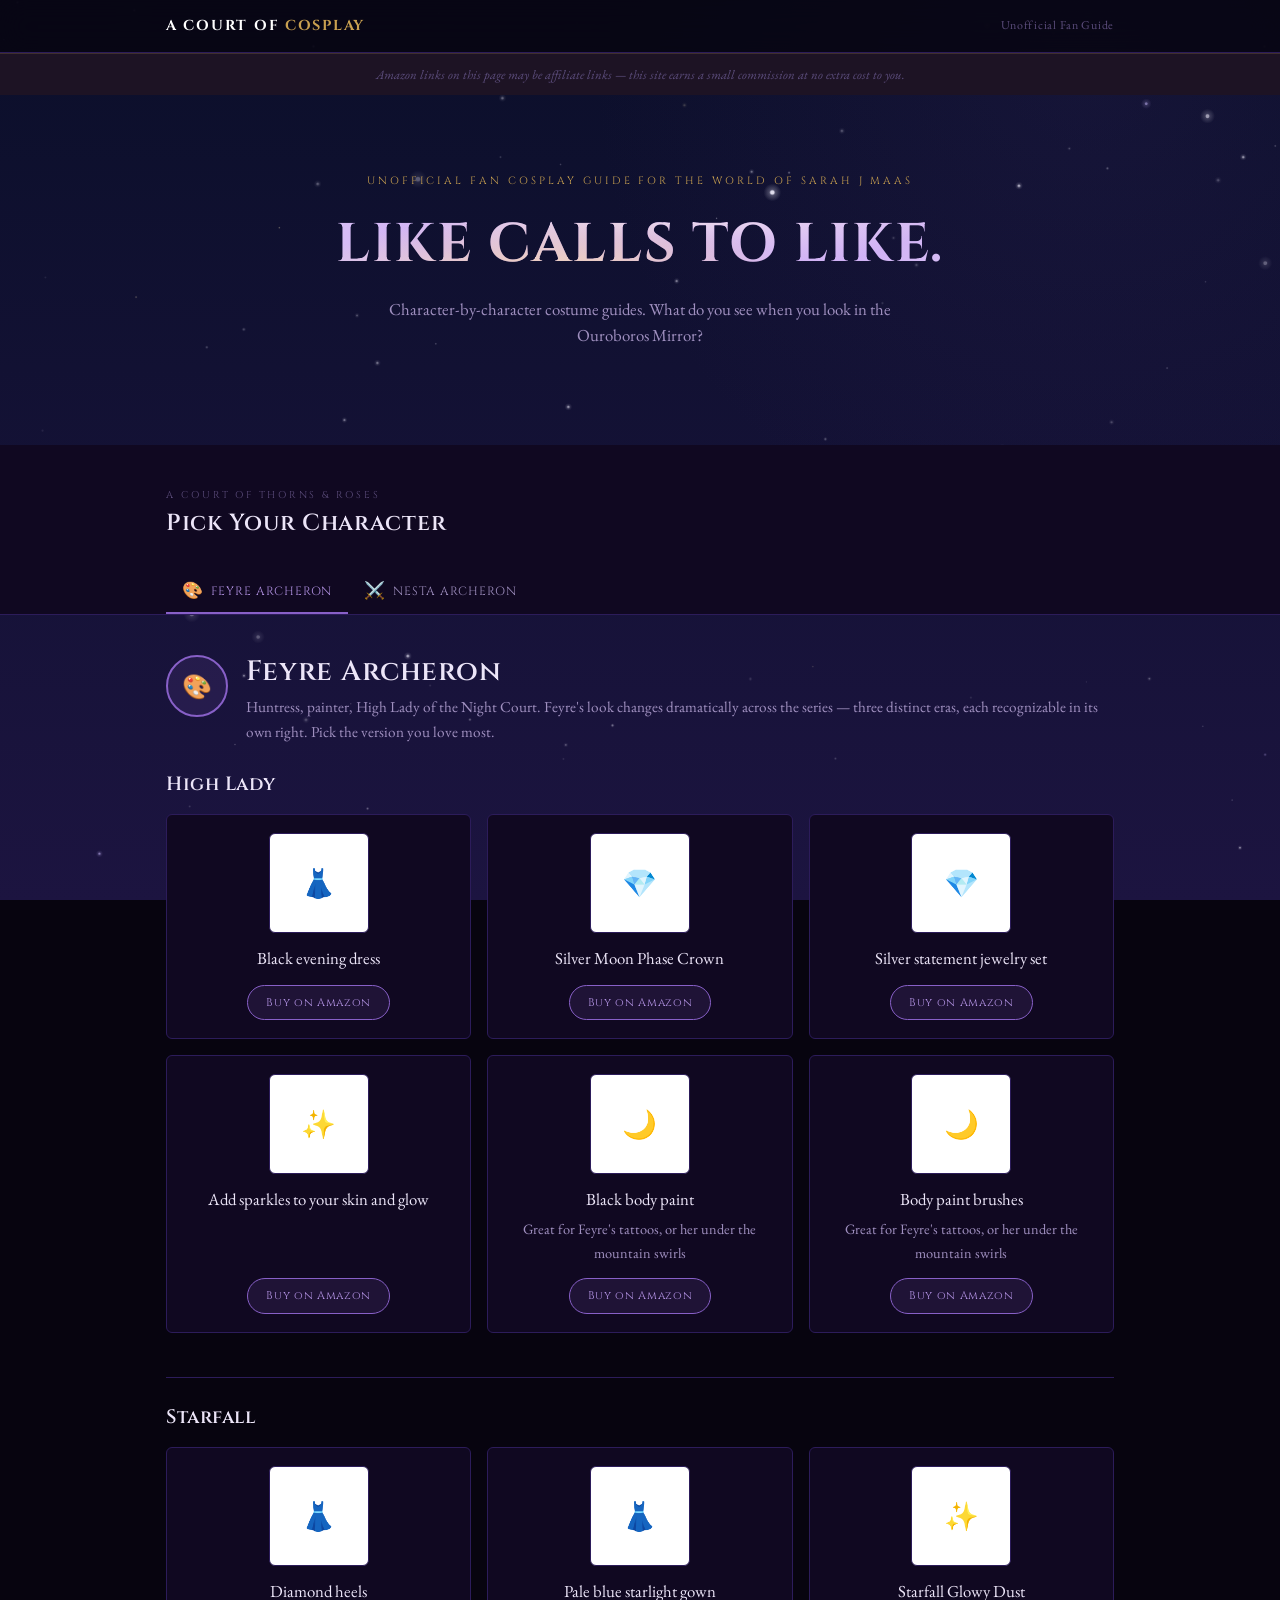
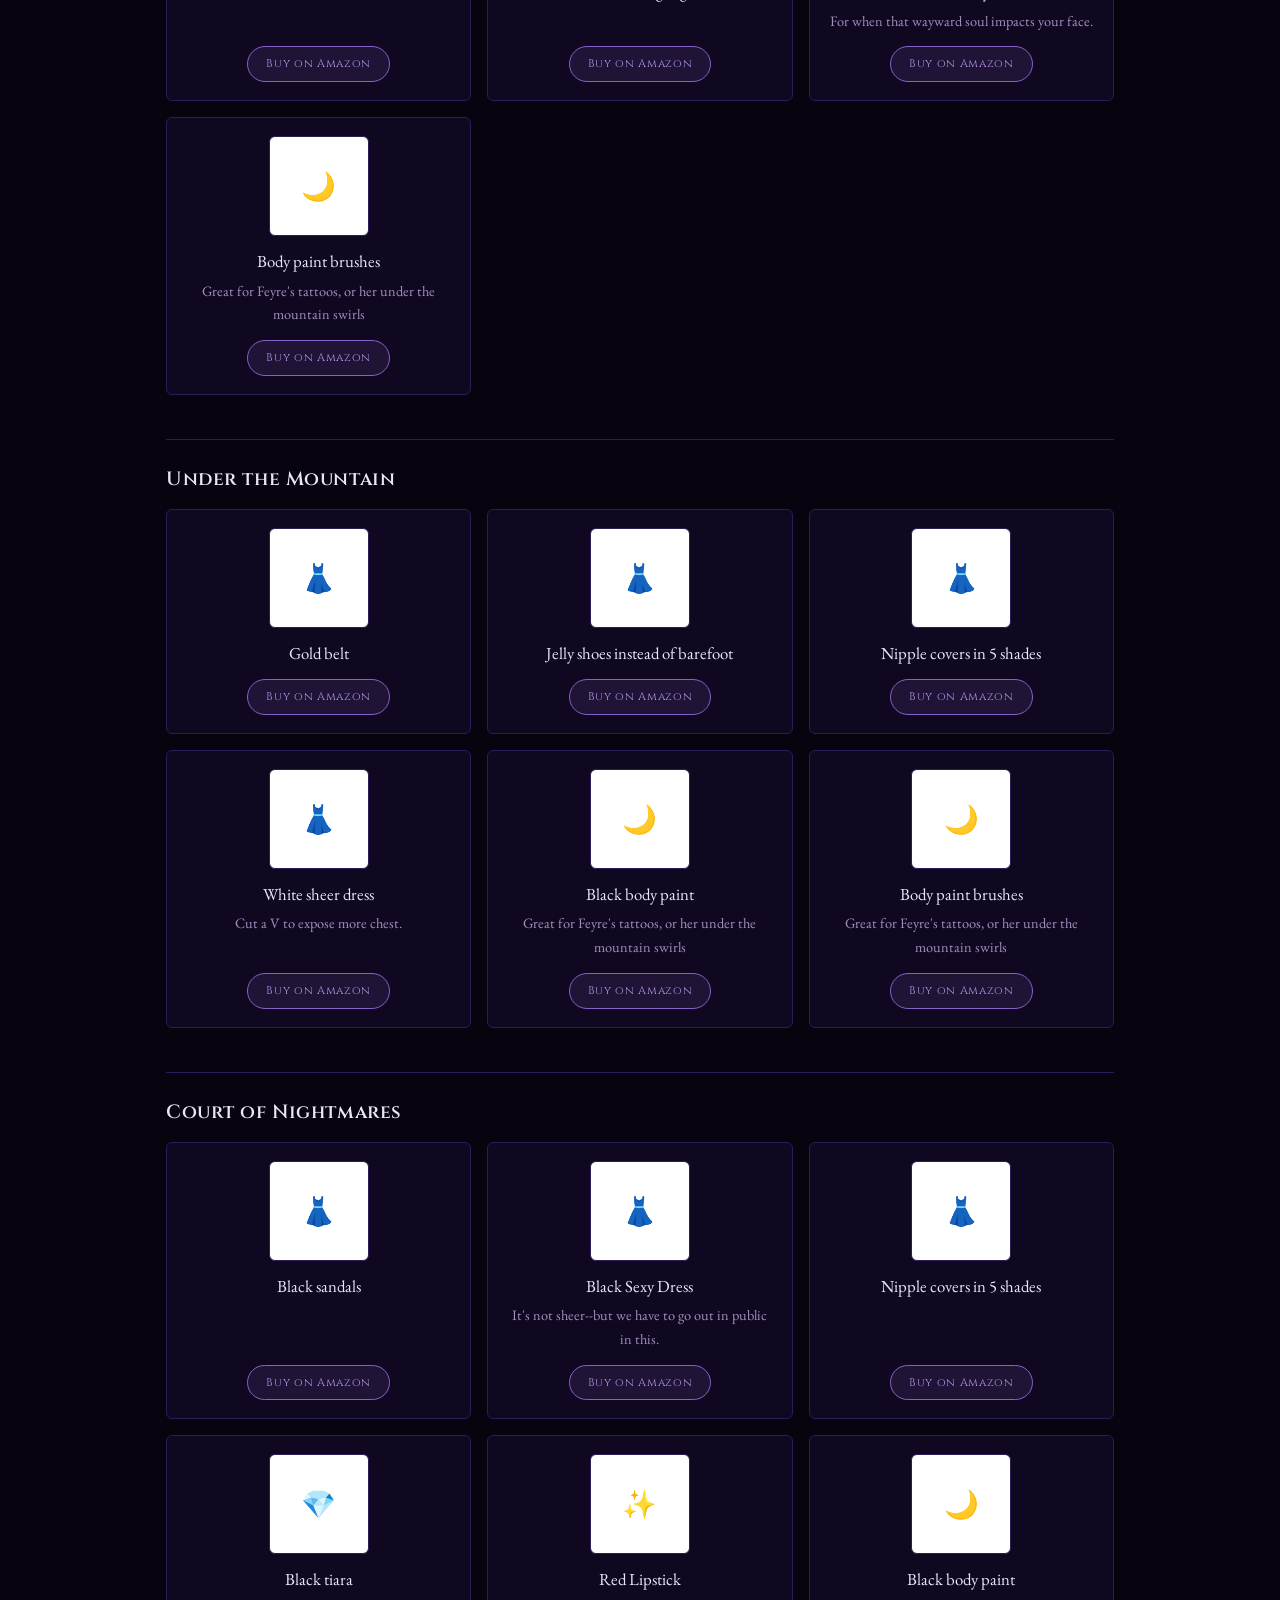
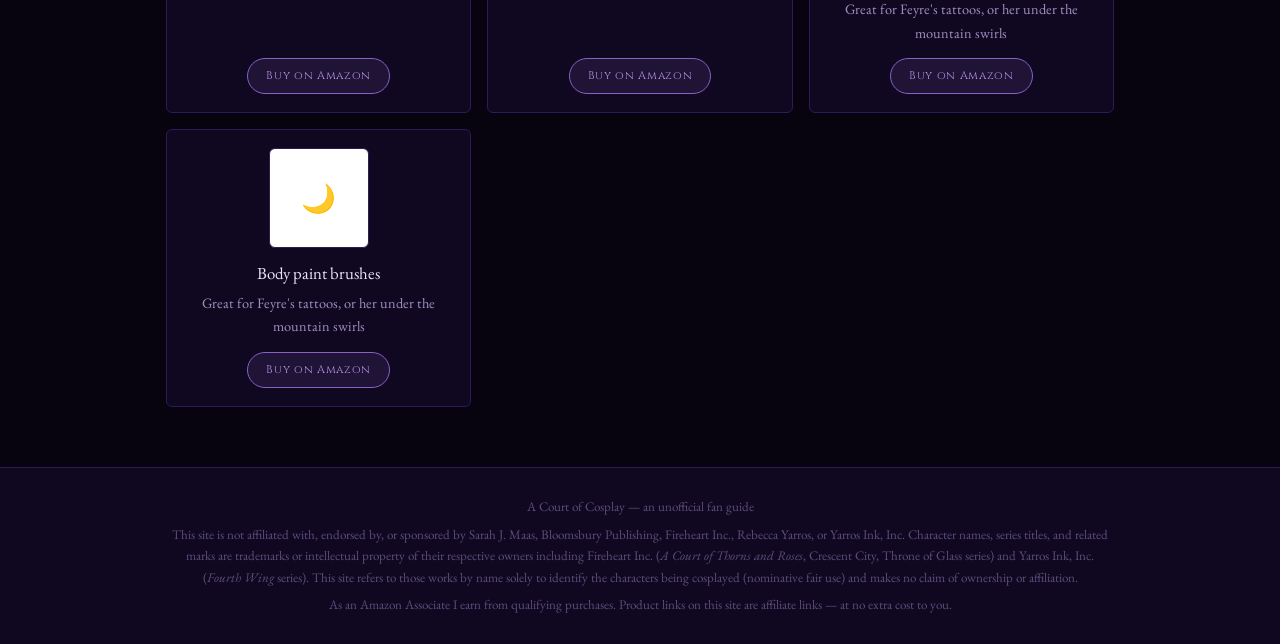
<file: index.html>
<!DOCTYPE html>
<html lang="en" data-theme="dark">
<head>
<meta charset="utf-8">
<meta name="viewport" content="width=device-width, initial-scale=1">
<title>A Court of Cosplay</title>
<link rel="icon" href="data:image/svg+xml,<svg xmlns=%22http://www.w3.org/2000/svg%22 viewBox=%220 0 100 100%22><text y=%22.9em%22 font-size=%2290%22>🌙</text></svg>">
<link rel="stylesheet" href="https://fonts.googleapis.com/css2?family=Cinzel:wght@400;600;700&family=EB+Garamond:ital,opsz,wght@0,6..144,400;0,6..144,500;1,6..144,400&display=swap">
<!-- Google tag (gtag.js) -->
<script async src="https://www.googletagmanager.com/gtag/js?id=G-ZJJSM50YCY"></script>
<script>
  window.dataLayer = window.dataLayer || [];
  function gtag(){dataLayer.push(arguments);}
  gtag('js', new Date());
  // send_page_view: false — we fire all pageviews manually for SPA accuracy
  gtag('config', 'G-ZJJSM50YCY', { send_page_view: false });
</script>
<link rel="stylesheet" href="starfall-sky.css">

<style>
/* ============================================================
   A Court of Cosplay
   Layout: full-width bands with .inner gutter wrappers
   Dark-first: Night Court starscape
   ============================================================ */
:root {
  --bg:           #07040f;
  --surface:      #100821;
  --card:         #17103a;
  --card-hover:   #1e1548;
  --border:       #2c1c5a;
  --border-hi:    #3e2b7c;
  --fg:           #ece5f8;
  --fg-muted:     #a090c0;
  --fg-dim:       #5c4d7c;
  --night:        #8860c8;
  --night-soft:   #b090e0;
  --night-bg:     rgba(136,96,200,0.12);
  --spring:       #5a8c5e;
  --spring-soft:  #86b888;
  --spring-bg:    rgba(90,140,94,0.12);
  --autumn:       #c87040;
  --autumn-soft:  #e09060;
  --autumn-bg:    rgba(200,112,64,0.12);
  --rose:         #c45070;
  --rose-bg:      rgba(196,80,112,0.12);
  --gold:         #c8a050;
  --gold-soft:    #e0c070;
  --gold-bg:      rgba(200,160,80,0.12);
  --silver:       #90a8c0;
  --cc:           #4070c8;
  --cc-soft:      #80a0e8;
  --cc-bg:        rgba(64,112,200,0.12);
  --tog:          #c87030;
  --tog-soft:     #e09050;
  --tog-bg:       rgba(200,112,48,0.12);
  --fw:           #b03030;
  --fw-soft:      #d05050;
  --fw-bg:        rgba(176,48,48,0.12);
  --shadow-sm:    0 1px 4px rgba(0,0,0,0.5);
  --shadow-md:    0 4px 16px rgba(0,0,0,0.55);
  color-scheme: dark;
}

*, *::before, *::after { box-sizing: border-box; }

body {
  margin: 0;
  background: var(--bg);
  color: var(--fg);
  font-family: 'EB Garamond', Georgia, 'Times New Roman', serif;
  font-size: 18px;
  line-height: 1.65;
  padding-block: 0;
}

img { max-width: 100%; }

h1, h2, h3, h4 {
  font-family: 'Cinzel', 'Times New Roman', serif;
  font-weight: 600;
  text-wrap: balance;
  line-height: 1.2;
  letter-spacing: 0.03em;
  margin: 0;
}

p { margin: 0; }
a { color: var(--night-soft); text-decoration: none; }
a:hover { color: var(--fg); }

.inner {
  max-width: 980px;
  margin: 0 auto;
  padding-left: max(16px, env(safe-area-inset-left, 0px));
  padding-right: max(16px, env(safe-area-inset-right, 0px));
}

/* ---- Site header ---- */
.site-header {
  position: sticky;
  top: 0;
  z-index: 100;
  background: color-mix(in srgb, var(--bg) 80%, transparent);
  backdrop-filter: blur(14px);
  -webkit-backdrop-filter: blur(14px);
  border-bottom: 1px solid var(--border);
}

.site-header .inner {
  display: flex;
  align-items: center;
  justify-content: space-between;
  gap: 12px;
  padding-block: 14px;
}

.site-logo {
  font-family: 'Cinzel', serif;
  font-size: 0.9rem;
  font-weight: 700;
  letter-spacing: 0.12em;
  color: var(--fg);
  text-transform: uppercase;
}

.site-logo .logo-accent { color: var(--night-soft); }

.header-right {
  display: flex;
  align-items: center;
  gap: 12px;
}

.header-series {
  font-size: 0.75rem;
  color: var(--fg-dim);
  letter-spacing: 0.06em;
  display: none;
}

@media (min-width: 480px) { .header-series { display: block; } }

/* ---- Hero ---- */
.hero {
  position: relative;
  background: transparent;
  overflow: hidden;
  padding: 0;
}

.hero .inner {
  position: relative;
  text-align: center;
  padding-block: 68px 60px;
}

.hero-eyebrow {
  display: inline-block;
  font-family: 'Cinzel', serif;
  font-size: 0.66rem;
  letter-spacing: 0.28em;
  text-transform: uppercase;
  color: var(--gold);
  margin-bottom: 22px;
}

.hero h1 {
  font-size: clamp(1.9rem, 5vw, 3.4rem);
  margin-bottom: 18px;
  font-weight: 700;
}

.hero h1 em {
  font-style: italic;
  color: var(--night-soft);
}

.hero-sub {
  font-size: 1.05rem;
  color: var(--fg-muted);
  max-width: 520px;
  margin: 0 auto 36px;
  line-height: 1.6;
}

.court-badges {
  display: flex;
  justify-content: center;
  flex-wrap: wrap;
  gap: 8px;
}

.court-badge {
  padding: 4px 14px;
  border-radius: 20px;
  font-family: 'Cinzel', serif;
  font-size: 0.68rem;
  letter-spacing: 0.1em;
  text-transform: uppercase;
  border: 1px solid;
}

.cb-night  { color: var(--night-soft);  border-color: var(--night);  background: var(--night-bg); }
.cb-spring { color: var(--spring-soft); border-color: var(--spring); background: var(--spring-bg); }
.cb-autumn { color: var(--autumn-soft); border-color: var(--autumn); background: var(--autumn-bg); }
.cb-gold   { color: var(--gold-soft);   border-color: var(--gold);   background: var(--gold-bg); }

/* ---- Affiliate note ---- */
.aff-bar {
  background: color-mix(in srgb, var(--gold) 7%, var(--surface));
  border-top: 1px solid color-mix(in srgb, var(--gold) 20%, transparent);
}

.aff-bar .inner {
  padding-block: 10px;
  font-size: 0.8rem;
  color: var(--fg-dim);
  font-style: italic;
}

/* ---- Section helpers ---- */
.section-label {
  font-family: 'Cinzel', serif;
  font-size: 0.62rem;
  letter-spacing: 0.28em;
  text-transform: uppercase;
  color: var(--fg-dim);
  margin-bottom: 6px;
}

.section-title { font-size: 1.45rem; margin-bottom: 8px; }
.section-sub { color: var(--fg-muted); font-size: 0.95rem; margin-bottom: 28px; }

/* ---- Pick section ---- */
.pick-section { padding-top: 52px; }

/* ---- Char tabs ---- */
.char-tabs-wrap {
  background: var(--surface);
  border-top: 1px solid var(--border);
  border-bottom: 1px solid var(--border);
  margin-top: 4px;
}

.char-tabs {
  display: flex;
  overflow-x: auto;
  scrollbar-width: none;
  -webkit-overflow-scrolling: touch;
  max-width: 980px;
  margin: 0 auto;
  padding-left: max(16px, env(safe-area-inset-left, 0px));
  padding-right: max(16px, env(safe-area-inset-right, 0px));
}

.char-tabs::-webkit-scrollbar { display: none; }

.char-tab {
  flex: 0 0 auto;
  padding: 13px 16px;
  font-family: 'Cinzel', serif;
  font-size: 0.75rem;
  letter-spacing: 0.08em;
  text-transform: uppercase;
  color: var(--fg-muted);
  border: none;
  background: none;
  border-bottom: 2px solid transparent;
  cursor: pointer;
  transition: color 0.2s, border-color 0.2s;
  white-space: nowrap;
}

.char-tab:hover { color: var(--fg); }
.char-tab.active[data-court="night"]  { color: var(--night-soft);  border-bottom-color: var(--night);  }
.char-tab.active[data-court="spring"] { color: var(--spring-soft); border-bottom-color: var(--spring); }
.char-tab.active[data-court="autumn"] { color: var(--autumn-soft); border-bottom-color: var(--autumn); }

/* ---- Character panels ---- */
.char-panels { padding: 40px 0 60px; }

.char-panel { display: none; }
.char-panel.active { display: block; }

.char-header {
  display: flex;
  align-items: flex-start;
  gap: 18px;
  margin-bottom: 28px;
  flex-wrap: wrap;
}

.char-icon {
  width: 62px;
  height: 62px;
  border-radius: 50%;
  display: flex;
  align-items: center;
  justify-content: center;
  font-size: 1.5rem;
  flex-shrink: 0;
  border: 2px solid;
}

.char-icon.night  { background: var(--night-bg);  border-color: var(--night); }
.char-icon.spring { background: var(--spring-bg); border-color: var(--spring); }
.char-icon.autumn { background: var(--autumn-bg); border-color: var(--autumn); }

.char-meta { flex: 1; min-width: 200px; }

.char-title { font-size: 1.75rem; margin-bottom: 6px; }

.char-court-tag {
  display: inline-block;
  padding: 2px 10px;
  border-radius: 12px;
  font-family: 'Cinzel', serif;
  font-size: 0.66rem;
  letter-spacing: 0.1em;
  text-transform: uppercase;
  margin-bottom: 10px;
  border: 1px solid;
}

.char-court-tag.night  { color: var(--night-soft);  border-color: var(--night);  background: var(--night-bg); }
.char-court-tag.spring { color: var(--spring-soft); border-color: var(--spring); background: var(--spring-bg); }
.char-court-tag.autumn { color: var(--autumn-soft); border-color: var(--autumn); background: var(--autumn-bg); }

.char-desc { color: var(--fg-muted); font-size: 0.95rem; margin: 0; }

/* ---- Look sub-tabs (Feyre) ---- */
.look-sub-tabs {
  display: flex;
  gap: 6px;
  flex-wrap: wrap;
  margin-bottom: 22px;
}

.look-sub-tab {
  padding: 6px 14px;
  border-radius: 6px;
  font-family: 'Cinzel', serif;
  font-size: 0.72rem;
  letter-spacing: 0.07em;
  text-transform: uppercase;
  border: 1px solid var(--border);
  background: var(--surface);
  color: var(--fg-muted);
  cursor: pointer;
  transition: all 0.2s;
}

.look-sub-tab:hover { color: var(--fg); border-color: var(--border-hi); }
.look-sub-tab.night.active  { color: var(--night-soft);  border-color: var(--night);  background: var(--night-bg); }
.look-sub-tab.spring.active { color: var(--spring-soft); border-color: var(--spring); background: var(--spring-bg); }
.look-sub-tab.plain.active  { color: var(--fg);          border-color: var(--border-hi); background: var(--card); }

.sub-panel { display: none; }
.sub-panel.active { display: block; }

/* ---- Look grid ---- */
/* ---- Product buttons ---- */
.product-list { display: flex; flex-direction: column; gap: 7px; }
.char-panel > .product-list,
.sub-panel > .product-list { margin-top: 20px; }

.product-btn {
  display: flex;
  align-items: center;
  gap: 10px;
  padding: 9px 12px;
  background: var(--surface);
  border: 1px solid var(--border);
  border-radius: 6px;
  color: var(--fg);
  text-decoration: none;
  font-size: 0.88rem;
  font-family: 'EB Garamond', serif;
  transition: background 0.2s, border-color 0.2s;
  cursor: pointer;
}

.product-btn:hover {
  background: var(--card-hover);
  border-color: var(--border-hi);
  color: var(--fg);
}

.btn-icon {
  width: 28px;
  height: 28px;
  border-radius: 5px;
  display: flex;
  align-items: center;
  justify-content: center;
  font-size: 0.85rem;
  flex-shrink: 0;
}

.btn-label { flex: 1; min-width: 0; }
.btn-arrow { font-size: 0.65rem; color: var(--fg-dim); flex-shrink: 0; }

.product-btn.pn .btn-icon { background: var(--night-bg); }
.product-btn.ps .btn-icon { background: var(--spring-bg); }
.product-btn.pa .btn-icon { background: var(--autumn-bg); }
.product-btn.pr .btn-icon { background: var(--rose-bg); }
.product-btn.pg .btn-icon { background: var(--gold-bg); }

/* ---- Groups section ---- */
.groups-section {
  background: var(--surface);
  border-top: 1px solid var(--border);
  border-bottom: 1px solid var(--border);
}

.groups-section .inner { padding-block: 52px; }

.group-grid {
  display: grid;
  grid-template-columns: repeat(auto-fit, minmax(260px, 1fr));
  gap: 14px;
  margin-top: 24px;
}

.group-card {
  background: var(--card);
  border: 1px solid var(--border);
  border-radius: 8px;
  padding: 20px;
}

.group-card h3 {
  font-size: 0.95rem;
  margin-bottom: 8px;
}

.group-desc {
  font-size: 0.87rem;
  color: var(--fg-muted);
  margin-bottom: 14px;
  line-height: 1.5;
}

.group-chips {
  display: flex;
  flex-wrap: wrap;
  gap: 6px;
  margin-bottom: 12px;
}

.chip {
  display: inline-flex;
  align-items: center;
  gap: 4px;
  padding: 3px 10px;
  border-radius: 12px;
  font-family: 'Cinzel', serif;
  font-size: 0.68rem;
  letter-spacing: 0.06em;
  border: 1px solid;
  cursor: pointer;
  transition: opacity 0.2s;
  text-decoration: none;
}

.chip:hover { opacity: 0.75; }
.chip.night  { color: var(--night-soft);  border-color: var(--night);  background: var(--night-bg); }
.chip.spring { color: var(--spring-soft); border-color: var(--spring); background: var(--spring-bg); }
.chip.autumn { color: var(--autumn-soft); border-color: var(--autumn); background: var(--autumn-bg); }

.group-meta { font-size: 0.78rem; color: var(--fg-dim); }

/* ---- Tips section ---- */
.tips-section .inner { padding-block: 52px; }

.tips-grid {
  display: grid;
  grid-template-columns: repeat(auto-fit, minmax(230px, 1fr));
  gap: 14px;
  margin-top: 24px;
}

.tip-card {
  background: var(--card);
  border: 1px solid var(--border);
  border-radius: 8px;
  padding: 20px;
}

.tip-num {
  font-family: 'Cinzel', serif;
  font-size: 1.4rem;
  color: var(--border-hi);
  font-weight: 700;
  margin-bottom: 10px;
  font-variant-numeric: tabular-nums;
}

.tip-title { font-size: 0.9rem; margin-bottom: 8px; }

.tip-text { font-size: 0.87rem; color: var(--fg-muted); line-height: 1.55; }

/* ---- Footer ---- */
footer {
  background: var(--surface);
  border-top: 1px solid var(--border);
}

footer .inner {
  padding-block: 28px;
  text-align: center;
  font-size: 0.82rem;
  color: var(--fg-dim);
}

footer .inner p + p { margin-top: 6px; }
footer a { color: var(--fg-muted); }
footer a:hover { color: var(--night-soft); }

/* ================================================================
   RESPONSIVE
   Breakpoints: mobile <600  tablet 600-900  desktop >900
   ================================================================ */

/* ---- Tablet (600–900px) ---- */
@media (max-width: 900px) {
  .product-btn { padding: 13px 14px; font-size: 0.95rem; }
  .btn-icon { width: 30px; height: 30px; }

  .group-desc { display: none; }
  .group-meta { display: none; }

  .char-desc {
    display: -webkit-box;
    -webkit-line-clamp: 3;
    -webkit-box-orient: vertical;
    overflow: hidden;
  }
}

/* ---- Mobile (<600px) ---- */
@media (max-width: 600px) {
  /* Hero */
  .hero .inner { padding-block: 36px 32px; }
  .hero h1 { font-size: clamp(1.6rem, 7vw, 2.2rem); }
  .hero-sub { font-size: 0.95rem; }
  .court-badges { gap: 6px; }
  .court-badge { font-size: 0.62rem; padding: 3px 10px; }

  /* Section headings */
  .section-title { font-size: 1.25rem; }
  .section-sub { font-size: 0.88rem; }

  /* Series tabs */
  .series-tab { padding: 12px 14px; font-size: 0.7rem; }

  /* Char tabs */
  .char-tab { padding: 12px 13px; font-size: 0.7rem; }

  /* Character header */
  .char-icon { width: 44px; height: 44px; font-size: 1rem; }
  .char-header { gap: 12px; margin-bottom: 18px; }
  .char-title { font-size: clamp(1.2rem, 5.5vw, 1.5rem); }
  .char-desc {
    -webkit-line-clamp: 2;
    font-size: 0.88rem;
  }

  /* Look sub-tabs */
  .look-sub-tab { font-size: 0.68rem; padding: 5px 11px; }

  /* Product buttons — full-width, prominent tap target */
  .product-btn {
    padding: 14px 14px;
    font-size: 0.95rem;
    border-color: var(--border-hi);
    gap: 12px;
  }
  .btn-icon { width: 34px; height: 34px; font-size: 1rem; flex-shrink: 0; }
  .btn-label { font-size: 0.95rem; }
  .btn-arrow { font-size: 0.8rem; color: var(--fg-muted); }

  /* Multi-option toggle — same tap target as product-btn */
  .product-toggle { padding: 14px 14px; font-size: 0.95rem; gap: 12px; border-color: var(--border-hi); }
  .opt-count { font-size: 0.75rem; }
  .options-list { margin-left: 10px; padding-left: 10px; }
  .option-link { padding: 12px 14px; font-size: 0.92rem; }

  /* Group cards */
  .group-card { padding: 14px; }
  .group-card h3 { font-size: 0.9rem; margin-bottom: 10px; }
  .chip { font-size: 0.7rem; padding: 5px 12px; }

  /* Tips */
  .tip-card { padding: 16px; }
  .tip-num { font-size: 1.1rem; margin-bottom: 6px; }
  .tip-title { font-size: 0.86rem; }
  .tip-text { font-size: 0.84rem; }

  /* Stack grids to 1 col */
  .group-grid { grid-template-columns: 1fr; }
  .tips-grid { grid-template-columns: 1fr; }

  /* Aff bar */
  .aff-bar .inner { font-size: 0.75rem; padding-block: 8px; }
}

@media (prefers-reduced-motion: reduce) {
  *, *::before, *::after { transition: none !important; }
}

/* ---- Series nav ---- */
.series-nav {
  background: var(--surface);
  border-bottom: 2px solid var(--border);
  position: sticky;
  top: 53px;
  z-index: 90;
}

.series-tabs {
  display: flex;
  overflow-x: auto;
  scrollbar-width: none;
  -webkit-overflow-scrolling: touch;
  max-width: 980px;
  margin: 0 auto;
  padding-left: max(16px, env(safe-area-inset-left, 0px));
  padding-right: max(16px, env(safe-area-inset-right, 0px));
}
.series-tabs::-webkit-scrollbar { display: none; }

.series-tab {
  flex: 0 0 auto;
  padding: 14px 20px;
  font-family: 'Cinzel', serif;
  font-size: 0.76rem;
  letter-spacing: 0.09em;
  text-transform: uppercase;
  color: var(--fg-muted);
  border: none;
  background: none;
  border-bottom: 3px solid transparent;
  margin-bottom: -2px;
  cursor: pointer;
  transition: color 0.2s, border-color 0.2s;
  white-space: nowrap;
}
.series-tab:hover { color: var(--fg); }
.series-tab.active[data-series="acotar"]        { color: var(--night-soft);  border-bottom-color: var(--night); }
.series-tab.active[data-series="crescent-city"] { color: var(--cc-soft);     border-bottom-color: var(--cc); }
.series-tab.active[data-series="throne-of-glass"]{ color: var(--tog-soft);   border-bottom-color: var(--tog); }
.series-tab.active[data-series="fourth-wing"]   { color: var(--fw-soft);     border-bottom-color: var(--fw); }

.series-panel { display: none; }
.series-panel.active { display: block; }

/* ---- New series color classes ---- */
.char-icon.cc  { background: var(--cc-bg);  border-color: var(--cc); }
.char-icon.tog { background: var(--tog-bg); border-color: var(--tog); }
.char-icon.fw  { background: var(--fw-bg);  border-color: var(--fw); }

.char-court-tag.cc  { color: var(--cc-soft);  border-color: var(--cc);  background: var(--cc-bg); }
.char-court-tag.tog { color: var(--tog-soft); border-color: var(--tog); background: var(--tog-bg); }
.char-court-tag.fw  { color: var(--fw-soft);  border-color: var(--fw);  background: var(--fw-bg); }

.char-tab.active[data-court="cc"]  { color: var(--cc-soft);  border-bottom-color: var(--cc); }
.char-tab.active[data-court="tog"] { color: var(--tog-soft); border-bottom-color: var(--tog); }
.char-tab.active[data-court="fw"]  { color: var(--fw-soft);  border-bottom-color: var(--fw); }

.chip.cc  { color: var(--cc-soft);  border-color: var(--cc);  background: var(--cc-bg); }
.chip.tog { color: var(--tog-soft); border-color: var(--tog); background: var(--tog-bg); }
.chip.fw  { color: var(--fw-soft);  border-color: var(--fw);  background: var(--fw-bg); }

.product-btn.pcc  .btn-icon { background: var(--cc-bg); }
.product-btn.ptog .btn-icon { background: var(--tog-bg); }
.product-btn.pfw  .btn-icon { background: var(--fw-bg); }

/* ---- Multi-option expandable product items ---- */
.product-item {
  display: flex;
  flex-direction: column;
  gap: 4px;
}

.product-toggle {
  display: flex;
  align-items: center;
  gap: 10px;
  padding: 9px 12px;
  background: var(--surface);
  border: 1px solid var(--border);
  border-radius: 6px;
  color: var(--fg);
  font-size: 0.88rem;
  font-family: 'EB Garamond', serif;
  transition: background 0.2s, border-color 0.2s;
  cursor: pointer;
  width: 100%;
  text-align: left;
}
.product-toggle:hover,
.product-toggle[aria-expanded="true"] {
  background: var(--card-hover);
  border-color: var(--border-hi);
}
.product-item.pn   .product-toggle .btn-icon { background: var(--night-bg); }
.product-item.ps   .product-toggle .btn-icon { background: var(--spring-bg); }
.product-item.pa   .product-toggle .btn-icon { background: var(--autumn-bg); }
.product-item.pr   .product-toggle .btn-icon { background: var(--rose-bg); }
.product-item.pg   .product-toggle .btn-icon { background: var(--gold-bg); }
.product-item.pcc  .product-toggle .btn-icon { background: var(--cc-bg); }
.product-item.ptog .product-toggle .btn-icon { background: var(--tog-bg); }
.product-item.pfw  .product-toggle .btn-icon { background: var(--fw-bg); }

.opt-count {
  font-size: 0.72rem;
  padding: 2px 7px;
  border-radius: 10px;
  background: var(--card);
  border: 1px solid var(--border);
  color: var(--fg-dim);
  white-space: nowrap;
  flex-shrink: 0;
}

.toggle-chevron {
  font-size: 0.7rem;
  color: var(--fg-dim);
  flex-shrink: 0;
  transition: transform 0.2s ease;
  display: inline-block;
}
.product-toggle[aria-expanded="true"] .toggle-chevron {
  transform: rotate(90deg);
}

.options-list {
  display: none;
  flex-direction: column;
  gap: 4px;
  margin-left: 14px;
  padding-left: 12px;
  border-left: 2px solid var(--border);
}
.options-list.open { display: flex; }

.option-link {
  display: flex;
  align-items: center;
  gap: 10px;
  padding: 8px 12px;
  background: var(--surface);
  border: 1px solid var(--border);
  border-radius: 5px;
  color: var(--fg);
  text-decoration: none;
  font-size: 0.84rem;
  font-family: 'EB Garamond', serif;
  transition: background 0.15s, border-color 0.15s;
}
.option-link:hover {
  background: var(--card-hover);
  border-color: var(--border-hi);
  color: var(--fg);
}
.opt-label { flex: 1; min-width: 0; }
.opt-arrow { font-size: 0.65rem; color: var(--fg-dim); flex-shrink: 0; }

.look-sub-tab.cc.active  { color: var(--cc-soft);  border-color: var(--cc);  background: var(--cc-bg); }
.look-sub-tab.tog.active { color: var(--tog-soft); border-color: var(--tog); background: var(--tog-bg); }
.look-sub-tab.fw.active  { color: var(--fw-soft);  border-color: var(--fw);  background: var(--fw-bg); }

.cb-cc  { color: var(--cc-soft);  border-color: var(--cc);  background: var(--cc-bg); }
.cb-tog { color: var(--tog-soft); border-color: var(--tog); background: var(--tog-bg); }
.cb-fw  { color: var(--fw-soft);  border-color: var(--fw);  background: var(--fw-bg); }

@media (max-width: 600px) {
  .series-tab { padding: 11px 14px; font-size: 0.68rem; }
}

/* WIP — hidden until content is ready; direct links (#throne-of-glass,
   #fourth-wing) still work. Remove these rules to re-enable the tabs. */
.series-tab[data-series="throne-of-glass"],
.series-tab[data-series="fourth-wing"],
.court-badge.cb-tog,
.court-badge.cb-fw { display: none; }
</style>
<link rel="stylesheet" href="catalog.css">
<script src="catalog.js" defer></script>
</head>
<body>

<!-- ==================== HEADER ==================== -->
<header class="site-header">
  <div class="inner">
    <span class="site-logo">A Court of <span class="logo-accent">Cosplay</span></span>
    <div class="header-right">
      <span class="header-series">Unofficial Fan Guide</span>
    </div>
  </div>
</header>

<div class="aff-bar">
  <div class="inner">Amazon links on this page may be affiliate links — this site earns a small commission at no extra cost to you.</div>
</div>

<main>

<!-- ==================== HERO ==================== -->
<section class="hero">
  <div class="inner">
    <div class="hero-eyebrow">UNOFFICIAL FAN COSPLAY GUIDE FOR THE WORLD OF SARAH J MAAS</div>
    <h1 class="hero-title"><span class="hero-title-text">LIKE CALLS TO LIKE.</span><span class="hero-title-stars" aria-hidden="true"><i></i><i></i><i></i></span></h1>
    <p class="hero-sub">Character-by-character costume guides. What do you see when you look in the Ouroboros Mirror?</p>
  </div>
</section>

<section class="pick-section" aria-labelledby="catalog-heading">
  <div class="character-picker-intro">
    <div class="inner">
      <div class="section-label">A Court of Thorns &amp; Roses</div>
      <h2 class="section-title" id="catalog-heading">Pick Your Character</h2>
    </div>
  </div>
  <div class="character-picker-nav">
    <div id="character-tabs"></div>
  </div>
  <div id="catalog" aria-busy="true"><p class="inner catalog-message">Loading costume guides…</p></div>
  <noscript><p class="inner catalog-message">Please enable JavaScript to view the costume guides.</p></noscript>
</section>

</main>

<footer>
  <div class="inner">
    <p>A Court of Cosplay &mdash; an unofficial fan guide</p>
    <p>This site is not affiliated with, endorsed by, or sponsored by Sarah J. Maas, Bloomsbury Publishing, Fireheart Inc., Rebecca Yarros, or Yarros Ink, Inc. Character names, series titles, and related marks are trademarks or intellectual property of their respective owners including Fireheart Inc. (<em>A Court of Thorns and Roses</em>, Crescent City, Throne of Glass series) and Yarros Ink, Inc. (<em>Fourth Wing</em> series). This site refers to those works by name solely to identify the characters being cosplayed (nominative fair use) and makes no claim of ownership or affiliation.</p>
    <p style="margin-top: 6px;">As an Amazon Associate I earn from qualifying purchases. Product links on this site are affiliate links — at no extra cost to you.</p>
  </div>
</footer>

<script>
gtag('event', 'page_view', { page_title: document.title, page_location: location.href });
</script>
<script src="starfall-sky.js"></script>
</body>
</html>
</file>
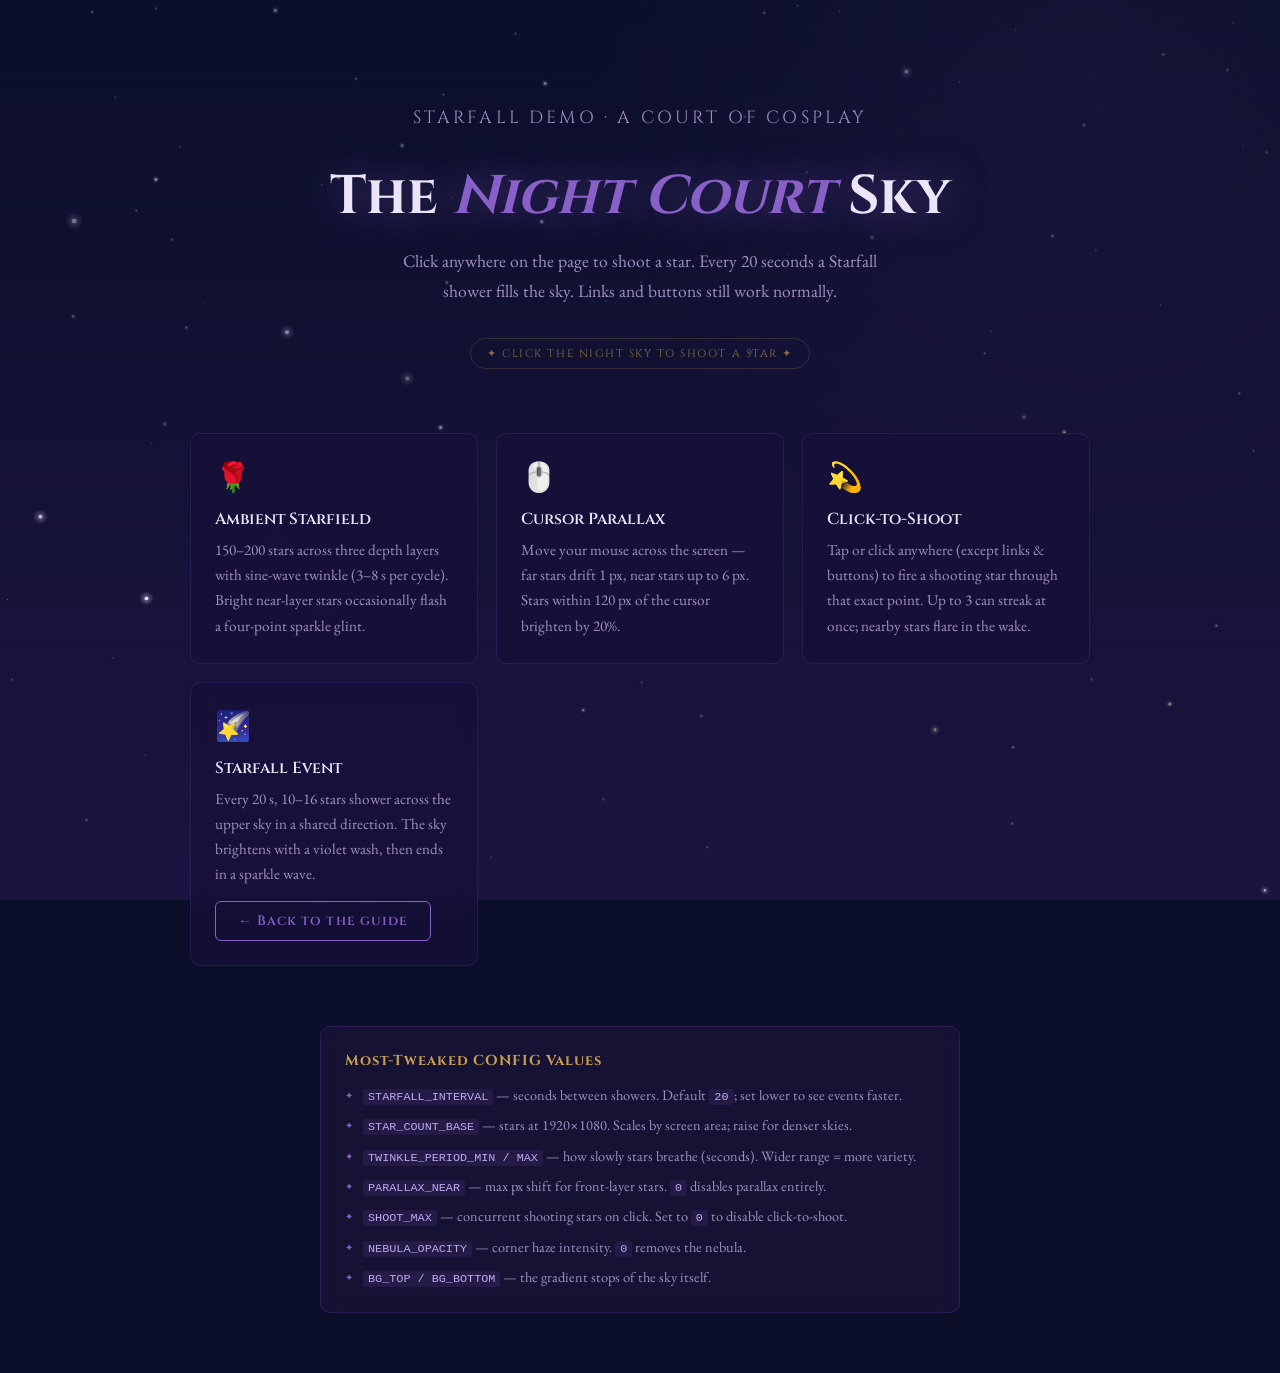
<file: demo-starfall.html>
<!DOCTYPE html>
<html lang="en">
<head>
<meta charset="utf-8">
<meta name="viewport" content="width=device-width, initial-scale=1">
<title>Starfall Demo — A Court of Cosplay</title>
<link rel="stylesheet" href="https://fonts.googleapis.com/css2?family=Cinzel:wght@400;600;700&family=EB+Garamond:ital,wght@0,400;0,500;1,400&display=swap">
<link rel="stylesheet" href="starfall-sky.css">
<style>
  :root {
    --fg:       #ece5f8;
    --fg-muted: #a090c0;
    --card:     rgba(23, 16, 58, 0.72);
    --border:   rgba(80, 50, 150, 0.35);
    --night:    #8860c8;
    --gold:     #c8a050;
  }

  * { box-sizing: border-box; margin: 0; padding: 0; }

  body {
    /* Sky background is painted by canvas; this is only the fallback */
    background: #0b0f2a;
    color: var(--fg);
    font-family: 'EB Garamond', Georgia, serif;
    min-height: 100vh;
    padding: max(24px, env(safe-area-inset-top, 0px)) max(20px, env(safe-area-inset-right, 0px)) 60px max(20px, env(safe-area-inset-left, 0px));
  }

  /* ── Hero ─────────────────────────────────────────────── */
  .hero {
    text-align: center;
    padding: 80px 20px 64px;
    max-width: 680px;
    margin: 0 auto;
  }

  .eyebrow {
    font-family: 'Cinzel', serif;
    font-size: 0.7rem;
    letter-spacing: 0.18em;
    text-transform: uppercase;
    color: var(--fg-muted);
    margin-bottom: 20px;
  }

  .hero h1 {
    font-family: 'Cinzel', serif;
    font-size: clamp(2rem, 6vw, 3.4rem);
    font-weight: 700;
    line-height: 1.15;
    margin-bottom: 18px;
    text-shadow: 0 0 40px rgba(136,96,200,0.6);
  }

  .hero h1 em {
    font-style: italic;
    color: var(--night);
  }

  .hero p {
    font-size: 1.1rem;
    line-height: 1.7;
    color: var(--fg-muted);
    max-width: 520px;
    margin: 0 auto 32px;
  }

  .hint {
    display: inline-block;
    font-family: 'Cinzel', serif;
    font-size: 0.68rem;
    letter-spacing: 0.14em;
    text-transform: uppercase;
    color: rgba(200,160,80,0.65);
    border: 1px solid rgba(200,160,80,0.20);
    border-radius: 20px;
    padding: 7px 16px;
    animation: hint-pulse 3s ease-in-out infinite;
  }

  @keyframes hint-pulse {
    0%, 100% { opacity: 0.5; }
    50%       { opacity: 1;   }
  }

  /* ── Cards grid ───────────────────────────────────────── */
  .grid {
    display: grid;
    grid-template-columns: repeat(auto-fit, minmax(260px, 1fr));
    gap: 18px;
    max-width: 900px;
    margin: 0 auto 60px;
  }

  .card {
    background: var(--card);
    border: 1px solid var(--border);
    border-radius: 10px;
    padding: 24px;
    backdrop-filter: blur(8px);
    -webkit-backdrop-filter: blur(8px);
  }

  .card-icon {
    font-size: 1.8rem;
    margin-bottom: 12px;
  }

  .card h2 {
    font-family: 'Cinzel', serif;
    font-size: 1rem;
    font-weight: 600;
    margin-bottom: 8px;
    color: var(--fg);
  }

  .card p {
    font-size: 0.95rem;
    line-height: 1.65;
    color: var(--fg-muted);
  }

  /* ── CTA link (interactive — no shooting star on click) ── */
  .cta {
    display: inline-block;
    font-family: 'Cinzel', serif;
    font-size: 0.85rem;
    font-weight: 600;
    letter-spacing: 0.08em;
    color: var(--night);
    border: 1px solid var(--night);
    border-radius: 6px;
    padding: 10px 22px;
    margin-top: 14px;
    text-decoration: none;
    transition: background 0.2s, color 0.2s;
  }

  .cta:hover {
    background: rgba(136,96,200,0.15);
    color: #b090e0;
  }

  /* ── Config note ──────────────────────────────────────── */
  .note {
    max-width: 640px;
    margin: 0 auto;
    padding: 24px;
    background: rgba(30, 20, 60, 0.6);
    border: 1px solid var(--border);
    border-radius: 10px;
    backdrop-filter: blur(8px);
    -webkit-backdrop-filter: blur(8px);
  }

  .note h3 {
    font-family: 'Cinzel', serif;
    font-size: 0.9rem;
    color: var(--gold);
    margin-bottom: 14px;
    letter-spacing: 0.06em;
  }

  .note ul {
    list-style: none;
    display: flex;
    flex-direction: column;
    gap: 8px;
  }

  .note li {
    font-size: 0.9rem;
    color: var(--fg-muted);
    padding-left: 18px;
    position: relative;
    line-height: 1.55;
  }

  .note li::before {
    content: '✦';
    position: absolute;
    left: 0;
    color: var(--night);
    font-size: 0.6rem;
    top: 5px;
  }

  code {
    font-family: 'Courier New', monospace;
    font-size: 0.82em;
    background: rgba(136,96,200,0.12);
    border-radius: 3px;
    padding: 1px 5px;
    color: #c0a8f0;
  }
</style>
</head>
<body>

  <section class="hero">
    <p class="eyebrow">starfall demo · a court of cosplay</p>
    <h1>The <em>Night Court</em> Sky</h1>
    <p>Click anywhere on the page to shoot a star. Every 20 seconds a Starfall shower fills the sky. Links and buttons still work normally.</p>
    <span class="hint">✦ Click the night sky to shoot a star ✦</span>
  </section>

  <div class="grid">
    <div class="card">
      <div class="card-icon">🌹</div>
      <h2>Ambient Starfield</h2>
      <p>150–200 stars across three depth layers with sine-wave twinkle (3–8 s per cycle). Bright near-layer stars occasionally flash a four-point sparkle glint.</p>
    </div>
    <div class="card">
      <div class="card-icon">🖱️</div>
      <h2>Cursor Parallax</h2>
      <p>Move your mouse across the screen — far stars drift 1 px, near stars up to 6 px. Stars within 120 px of the cursor brighten by 20%.</p>
    </div>
    <div class="card">
      <div class="card-icon">💫</div>
      <h2>Click-to-Shoot</h2>
      <p>Tap or click anywhere (except links &amp; buttons) to fire a shooting star through that exact point. Up to 3 can streak at once; nearby stars flare in the wake.</p>
    </div>
    <div class="card">
      <div class="card-icon">🌠</div>
      <h2>Starfall Event</h2>
      <p>Every 20 s, 10–16 stars shower across the upper sky in a shared direction. The sky brightens with a violet wash, then ends in a sparkle wave.</p>
      <a class="cta" href="index.html">← Back to the guide</a>
    </div>
  </div>

  <div class="note">
    <h3>Most-Tweaked CONFIG Values</h3>
    <ul>
      <li><code>STARFALL_INTERVAL</code> — seconds between showers. Default <code>20</code>; set lower to see events faster.</li>
      <li><code>STAR_COUNT_BASE</code> — stars at 1920×1080. Scales by screen area; raise for denser skies.</li>
      <li><code>TWINKLE_PERIOD_MIN / MAX</code> — how slowly stars breathe (seconds). Wider range = more variety.</li>
      <li><code>PARALLAX_NEAR</code> — max px shift for front-layer stars. <code>0</code> disables parallax entirely.</li>
      <li><code>SHOOT_MAX</code> — concurrent shooting stars on click. Set to <code>0</code> to disable click-to-shoot.</li>
      <li><code>NEBULA_OPACITY</code> — corner haze intensity. <code>0</code> removes the nebula.</li>
      <li><code>BG_TOP / BG_BOTTOM</code> — the gradient stops of the sky itself.</li>
    </ul>
  </div>

<script src="starfall-sky.js"></script>
</body>
</html>
</file>
<file: starfall-sky.css>
/* starfall-sky.css
 * Positions the canvas behind all page content.
 * No other styles needed — the JS draws the background.
 */

#starfall-canvas {
  position: fixed;
  inset: 0;
  z-index: -1;
  pointer-events: none;
  display: block;
}
</file>
<file: catalog.css>
.catalog-message { padding: 35px 0 60px; color: var(--fg-muted); }
.catalog-message button { margin-left: 12px; padding: 8px 14px; cursor: pointer; }
.product-copy { display: block; }
.product-description, .product-metadata { display: block; margin-top: 5px; font-size: .9rem; color: var(--fg-muted); white-space: pre-line; }
.product-btn { align-items: flex-start; padding: 14px; }
.product-btn .btn-arrow { align-self: center; }
.look-description { margin: 12px 0; color: var(--fg-muted); white-space: pre-line; }
.look-heading { margin: 16px 0; font-size: 1.2rem; }
.char-desc { white-space: pre-line; }
[hidden] { display: none !important; }

.product-list .product-btn { align-items: center; gap: 16px; }
.product-thumbnail { position: relative; width: 100px; height: 100px; flex: 0 0 100px; overflow: hidden; border-radius: 6px; background: #fff; border: 1px solid var(--border); box-sizing: border-box; }
.product-image { display: block; position: absolute; inset: 0; width: 100%; height: 100%; object-fit: contain; }
.product-image-fallback { display: flex; position: absolute; inset: 0; align-items: center; justify-content: center; font-size: 1.75rem; color: #555; }
@media (max-width: 400px) { .product-list .product-btn { padding: 10px; gap: 10px; } }

/* Product cards: three across on desktop, two on tablets, one on phones. */
.product-list { display: grid; grid-template-columns: repeat(3, minmax(0, 1fr)); gap: 16px; align-items: stretch; }
.product-list .product-btn { position: relative; flex-direction: column; align-items: flex-start; gap: 14px; min-width: 0; padding: 18px; }
.product-list .btn-label { flex: 1; width: 100%; overflow-wrap: anywhere; }
.product-list .product-copy { font-size: 1.05rem; line-height: 1.4; }
.product-list .btn-arrow { position: absolute; top: 20px; right: 18px; font-size: 1rem; }
@media (max-width: 900px) { .product-list { grid-template-columns: repeat(2, minmax(0, 1fr)); } }
@media (max-width: 600px) { .product-list { grid-template-columns: minmax(0, 1fr); } }

/* The whole card remains one accessible shopping link. */
.product-list .product-btn { align-items: center; text-align: center; }
.product-buy-pill { display: inline-flex; align-items: center; justify-content: center; margin-top: auto; padding: 9px 18px; border: 1px solid var(--night); border-radius: 999px; background: var(--night-bg); color: var(--night-soft); font-family: 'Cinzel', serif; font-size: .7rem; letter-spacing: .06em; line-height: 1.4; transition: background .2s, border-color .2s; }
.product-btn:hover .product-buy-pill, .product-btn:focus-visible .product-buy-pill { background: var(--card-hover); border-color: var(--night-soft); }
.product-list .product-btn:focus-visible { outline: 2px solid var(--night-soft); outline-offset: 3px; }

.look-section + .look-section { margin-top: 44px; padding-top: 28px; border-top: 1px solid var(--border); }
.look-section .look-heading { margin: 0 0 18px; }

.char-tab { display: inline-flex; align-items: center; gap: 8px; }
.char-tab-icon { flex: 0 0 auto; font-size: 1.05rem; line-height: 1; letter-spacing: normal; }
.aff-bar .inner { text-align: center; }

.site-logo { color: #fff; }
.site-logo .logo-accent { color: var(--gold); }

/* Keep the stars visible in the hero and group the picker in a purple band. */
.pick-section { padding-top: 0; }
.character-picker-intro { padding: 42px 0 24px; background: var(--surface); }
.char-tabs-wrap { margin-top: 0; border-top: 0; background: var(--surface); }

/* Keep only the character tabs beneath the sticky site header. */
.character-picker-nav { position: sticky; top: var(--site-header-height, 54px); z-index: 90; background: var(--surface); }
.char-panel, .look-section { scroll-margin-top: calc(var(--sticky-nav-height, 110px) + 16px); }
@media (max-width: 600px) {
  .character-picker-intro { padding: 18px 0 14px; }
  .character-picker-intro .section-sub { margin-bottom: 0; }
}

/* Slow pools of moonlight, violet, and gold drift inside the letters. */
.hero .hero-title { position: relative; width: fit-content; max-width: 100%; margin-inline: auto; isolation: isolate; }
.hero-title-text { color: #ece5f8; animation: title-aura 16s ease-in-out infinite; }
@supports ((background-clip: text) or (-webkit-background-clip: text)) {
  .hero-title-text {
    display: inline-block;
    background-color: #d8c0f5;
    background-image:
      radial-gradient(ellipse at center, rgba(255, 226, 159, .98) 0%, rgba(255, 226, 159, .6) 25%, transparent 70%),
      radial-gradient(ellipse at center, rgba(255, 255, 255, .98) 0%, rgba(255, 248, 235, .65) 28%, transparent 72%),
      radial-gradient(ellipse at center, rgba(168, 112, 235, .9) 0%, rgba(190, 143, 247, .5) 30%, transparent 72%);
    background-size: 85% 240%, 95% 260%, 110% 230%;
    background-position: -50% 0%, 140% 100%, 25% 60%;
    background-repeat: no-repeat;
    -webkit-background-clip: text; background-clip: text; color: transparent;
    animation: title-drift 28s cubic-bezier(.45, 0, .55, 1) infinite, title-aura 16s ease-in-out infinite;
  }
}
.hero-title-stars { position: absolute; inset: 0; pointer-events: none; }
.hero-title-stars i { position: absolute; width: 14px; height: 14px; opacity: 0; animation: title-twinkle 4.5s ease-in-out infinite; filter: drop-shadow(0 0 6px rgba(224,192,112,.85)); }
.hero-title-stars i::before, .hero-title-stars i::after { content: ''; position: absolute; inset: 0; margin: auto; border-radius: 50%; background: linear-gradient(transparent, #fff4d7, transparent); }
.hero-title-stars i::before { width: 2px; height: 14px; }
.hero-title-stars i::after { width: 14px; height: 2px; background: linear-gradient(90deg, transparent, #fff4d7, transparent); }
.hero-title-stars i:nth-child(1) { left: -13px; top: 14%; animation-delay: -1s; }
.hero-title-stars i:nth-child(2) { right: 9%; top: -9px; animation-delay: -2.5s; }
.hero-title-stars i:nth-child(3) { left: 65%; bottom: -10px; animation-delay: -4s; }
@keyframes title-drift {
  0%, 100% { background-position: -50% 0%, 140% 100%, 25% 60%; }
  25% { background-position: 30% 85%, 75% -20%, 120% 10%; }
  50% { background-position: 145% 30%, -45% 60%, 60% 100%; }
  75% { background-position: 65% -35%, 35% 120%, -55% 25%; }
}
@keyframes title-aura { 0%, 100% { text-shadow: 0 0 15px rgba(176,144,224,.25), 0 0 35px rgba(136,96,200,.15); } 50% { text-shadow: 0 0 12px rgba(236,229,248,.3), 0 0 28px rgba(176,144,224,.65), 0 0 60px rgba(136,96,200,.35); } }
@keyframes title-twinkle { 0%, 65%, 100% { opacity: 0; transform: scale(.45) rotate(0deg); } 25% { opacity: 1; transform: scale(1.15) rotate(20deg); } 48% { opacity: .2; transform: scale(.7) rotate(35deg); } }
@media (prefers-reduced-motion: reduce) {
  .hero-title-text { animation: none; background: none; color: #ece5f8; text-shadow: 0 0 20px rgba(176,144,224,.12); }
  .hero-title-stars { display: none; }
}
</file>
